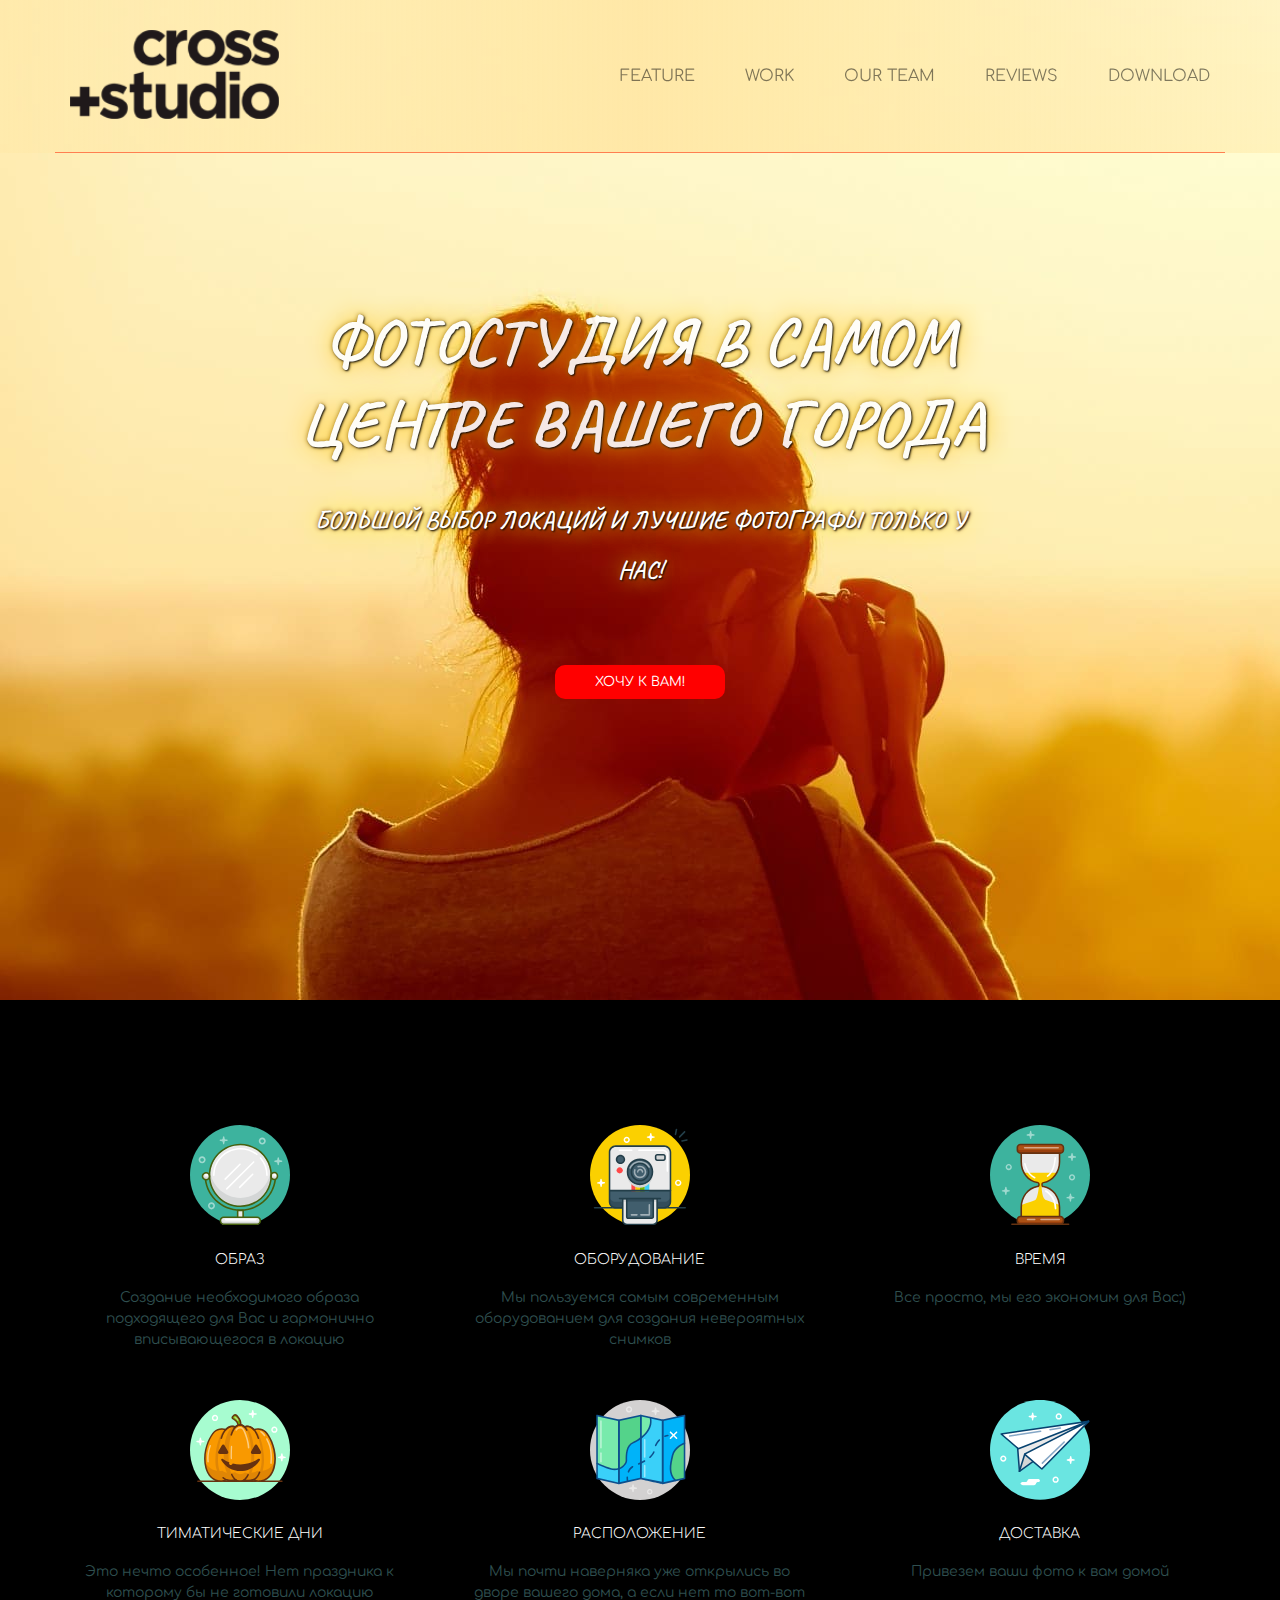
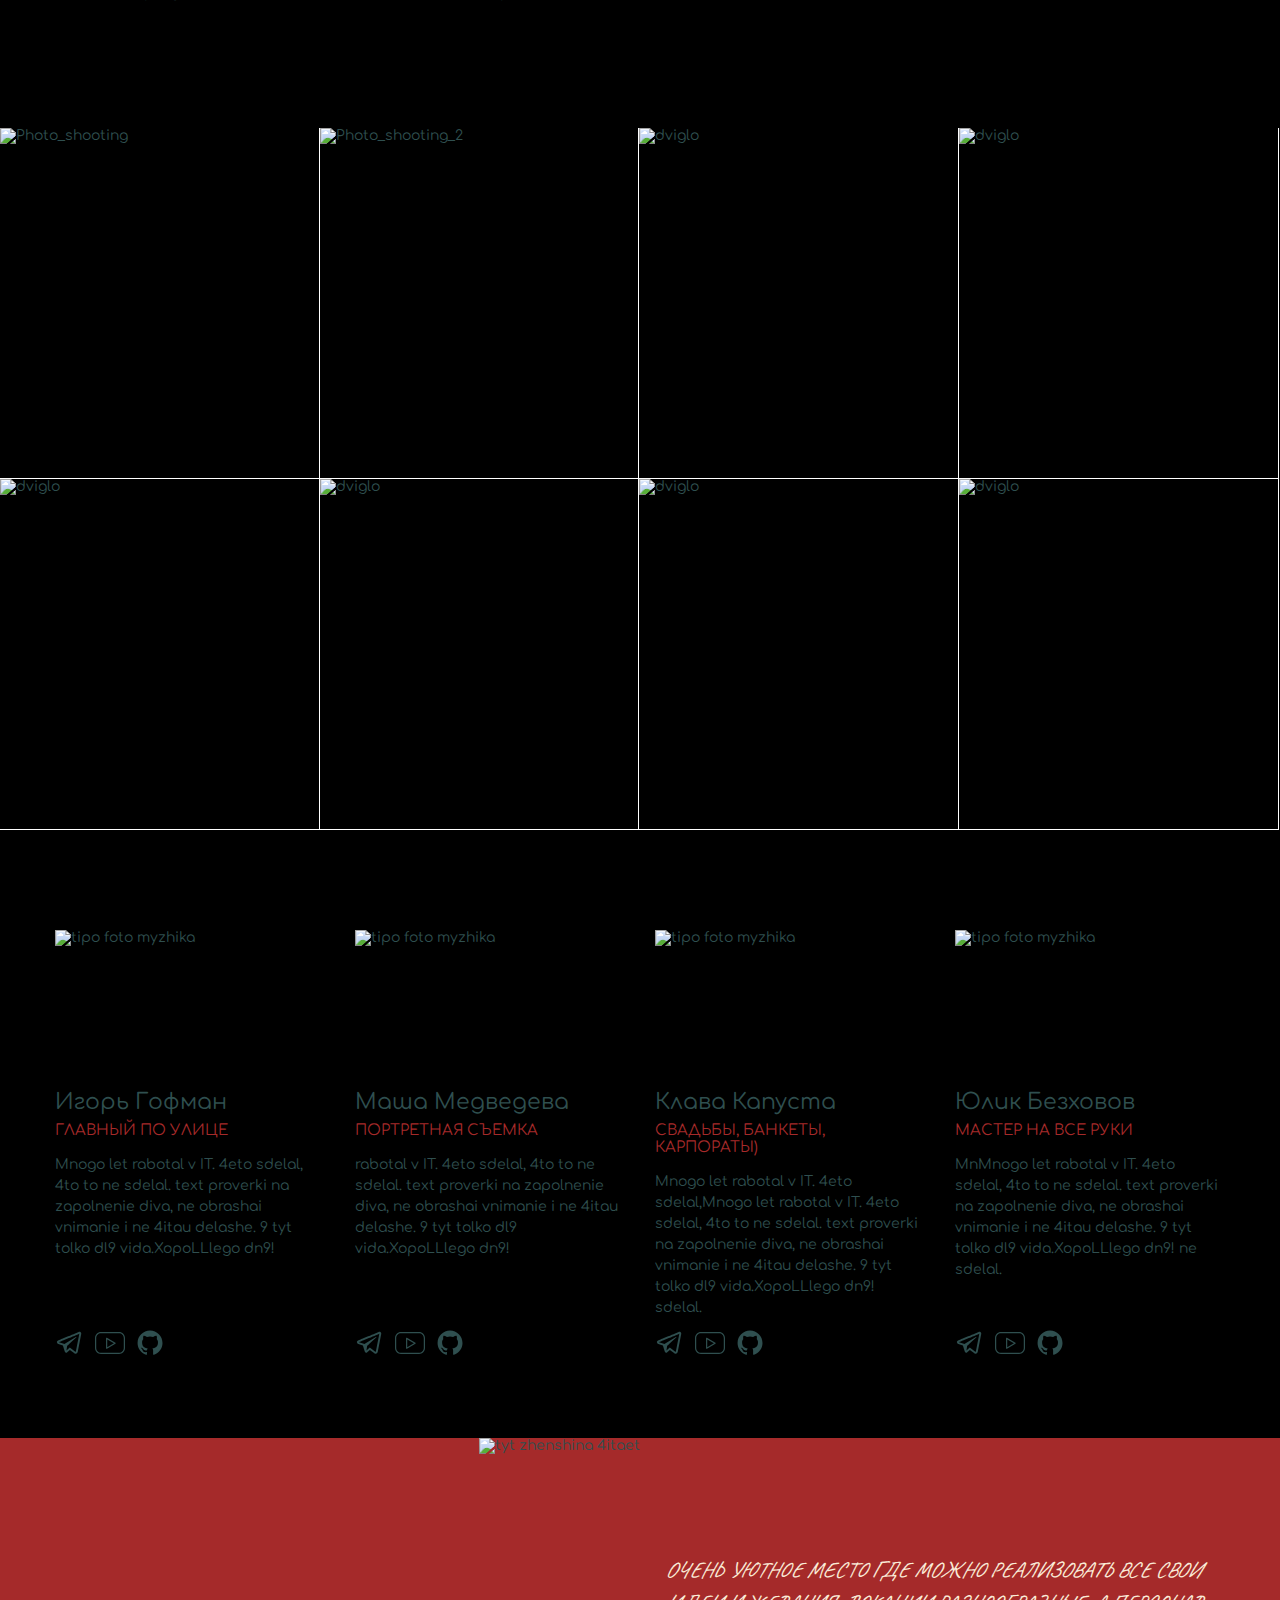
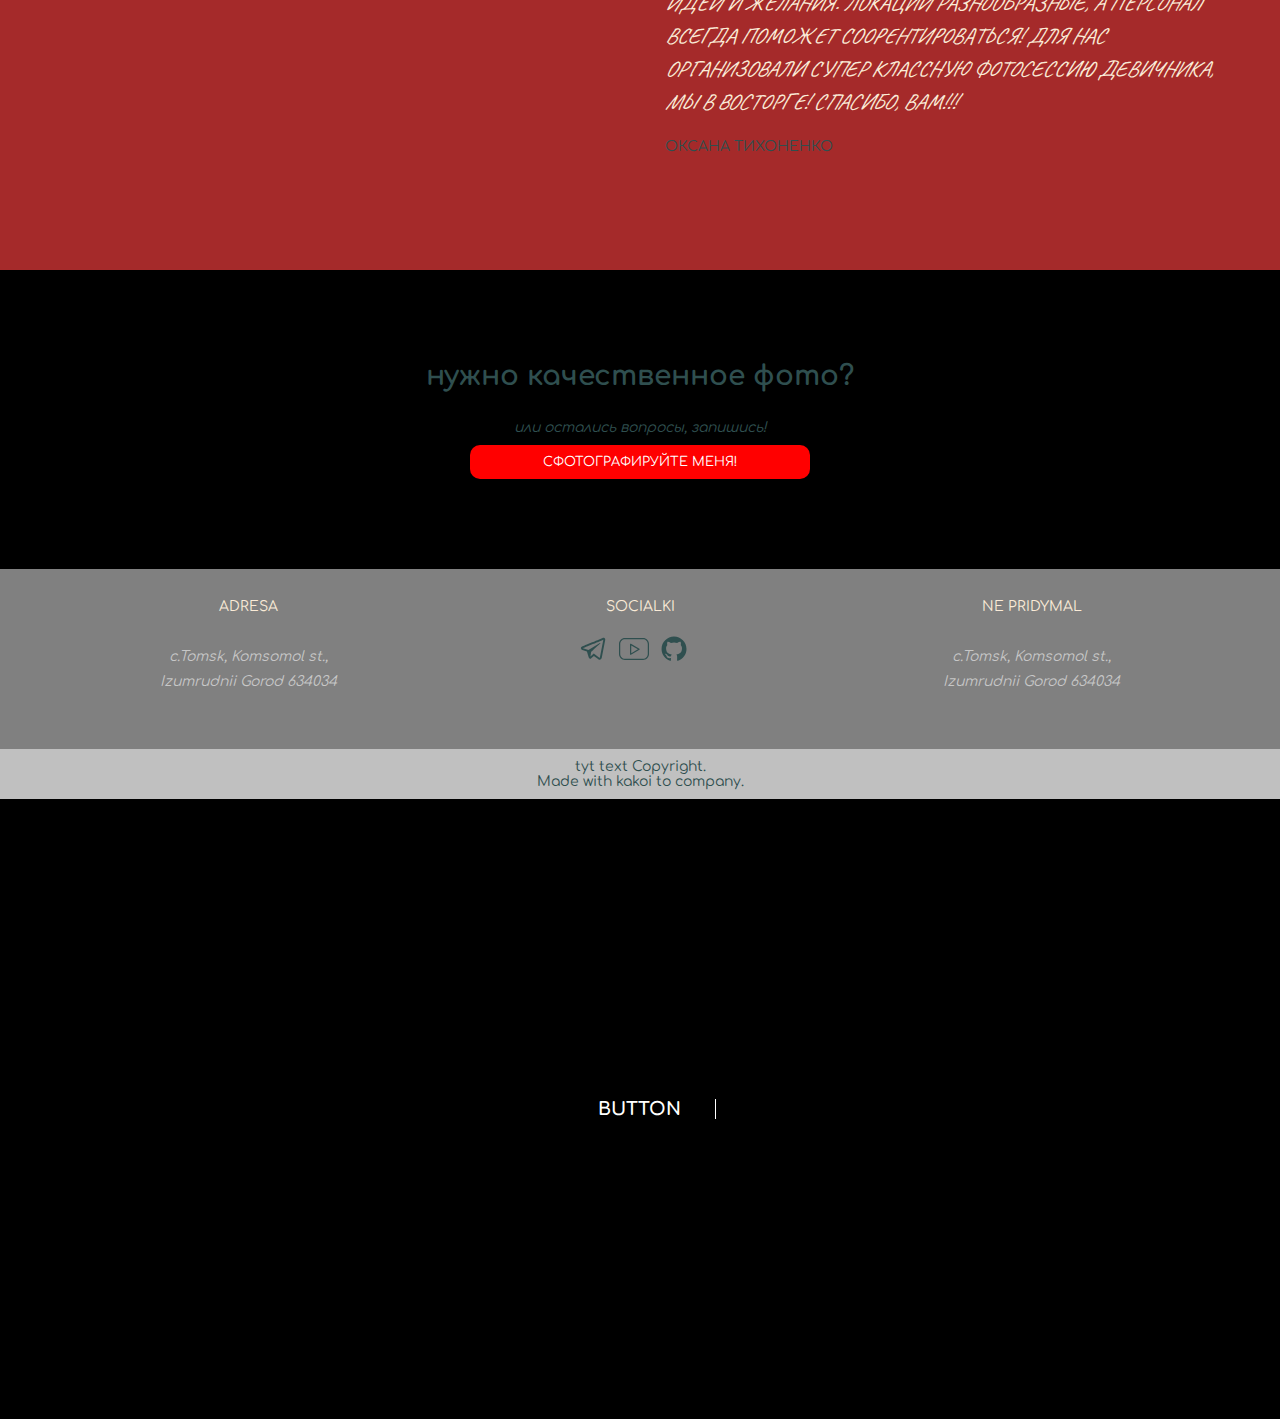
<file: index.html>
<!doctype html>
<html>

<head>
    <meta charset="utf-8">
    <link rel="preconnect" href="https://fonts.googleapis.com">
    <link rel="preconnect" href="https://fonts.gstatic.com" crossorigin>
    <link href="https://fonts.googleapis.com/css2?family=Caveat&family=Comfortaa:wght@700&display=swap"
        rel="stylesheet">
    <meta name="viewport" content="width=device-width initial-scale=1">
    <link rel="stylesheet" href="style.css/style.css">
    <title>Cross+Studio</title>

</head>
<!--"-->

<body>
    <!-- sprite -->
    <svg style="display:none">
        <g>
            <symbol id="telegram" viewBox="0 0 32 32">
                <path
                    d="M 26.070313 3.996094 C 25.734375 4.011719 25.417969 4.109375 25.136719 4.21875 L 25.132813 4.21875 C 24.847656 4.332031 23.492188 4.902344 21.433594 5.765625 C 19.375 6.632813 16.703125 7.757813 14.050781 8.875 C 8.753906 11.105469 3.546875 13.300781 3.546875 13.300781 L 3.609375 13.277344 C 3.609375 13.277344 3.25 13.394531 2.875 13.652344 C 2.683594 13.777344 2.472656 13.949219 2.289063 14.21875 C 2.105469 14.488281 1.957031 14.902344 2.011719 15.328125 C 2.101563 16.050781 2.570313 16.484375 2.90625 16.722656 C 3.246094 16.964844 3.570313 17.078125 3.570313 17.078125 L 3.578125 17.078125 L 8.460938 18.722656 C 8.679688 19.425781 9.949219 23.597656 10.253906 24.558594 C 10.433594 25.132813 10.609375 25.492188 10.828125 25.765625 C 10.933594 25.90625 11.058594 26.023438 11.207031 26.117188 C 11.265625 26.152344 11.328125 26.179688 11.390625 26.203125 C 11.410156 26.214844 11.429688 26.21875 11.453125 26.222656 L 11.402344 26.210938 C 11.417969 26.214844 11.429688 26.226563 11.441406 26.230469 C 11.480469 26.242188 11.507813 26.246094 11.558594 26.253906 C 12.332031 26.488281 12.953125 26.007813 12.953125 26.007813 L 12.988281 25.980469 L 15.871094 23.355469 L 20.703125 27.0625 L 20.8125 27.109375 C 21.820313 27.550781 22.839844 27.304688 23.378906 26.871094 C 23.921875 26.433594 24.132813 25.875 24.132813 25.875 L 24.167969 25.785156 L 27.902344 6.65625 C 28.007813 6.183594 28.035156 5.742188 27.917969 5.3125 C 27.800781 4.882813 27.5 4.480469 27.136719 4.265625 C 26.769531 4.046875 26.40625 3.980469 26.070313 3.996094 Z M 25.96875 6.046875 C 25.964844 6.109375 25.976563 6.101563 25.949219 6.222656 L 25.949219 6.234375 L 22.25 25.164063 C 22.234375 25.191406 22.207031 25.25 22.132813 25.308594 C 22.054688 25.371094 21.992188 25.410156 21.667969 25.28125 L 15.757813 20.75 L 12.1875 24.003906 L 12.9375 19.214844 C 12.9375 19.214844 22.195313 10.585938 22.59375 10.214844 C 22.992188 9.84375 22.859375 9.765625 22.859375 9.765625 C 22.886719 9.3125 22.257813 9.632813 22.257813 9.632813 L 10.082031 17.175781 L 10.078125 17.15625 L 4.242188 15.191406 L 4.242188 15.1875 C 4.238281 15.1875 4.230469 15.183594 4.226563 15.183594 C 4.230469 15.183594 4.257813 15.171875 4.257813 15.171875 L 4.289063 15.15625 L 4.320313 15.144531 C 4.320313 15.144531 9.53125 12.949219 14.828125 10.71875 C 17.480469 9.601563 20.152344 8.476563 22.207031 7.609375 C 24.261719 6.746094 25.78125 6.113281 25.867188 6.078125 C 25.949219 6.046875 25.910156 6.046875 25.96875 6.046875 Z" />
            </symbol>
            <symbol id="youtube" viewBox="0 0 49 49">
                <path
                    d="M39.256,6.5H9.744C4.371,6.5,0,10.885,0,16.274v16.451c0,5.39,4.371,9.774,9.744,9.774h29.512
                    c5.373,0,9.744-4.385,9.744-9.774V16.274C49,10.885,44.629,6.5,39.256,6.5z M47,32.726c0,4.287-3.474,7.774-7.744,7.774H9.744
                    C5.474,40.5,2,37.012,2,32.726V16.274C2,11.988,5.474,8.5,9.744,8.5h29.512c4.27,0,7.744,3.488,7.744,7.774V32.726z" />
                <path
                    d="M33.36,24.138l-13.855-8.115c-0.308-0.18-0.691-0.183-1.002-0.005S18,16.527,18,16.886v16.229
                    c0,0.358,0.192,0.69,0.502,0.868c0.154,0.088,0.326,0.132,0.498,0.132c0.175,0,0.349-0.046,0.505-0.137l13.855-8.113
                    c0.306-0.179,0.495-0.508,0.495-0.863S33.667,24.317,33.36,24.138z M20,31.37V18.63l10.876,6.371L20,31.37z" />
            </symbol>
            <symbol id="github" viewBox="0 0 24 24">
                <path
                    d="M12.026 2c-5.509 0-9.974 4.465-9.974 9.974 0 4.406 2.857 8.145 6.821 9.465.499.09.679-.217.679-.481 0-.237-.008-.865-.011-1.696-2.775.602-3.361-1.338-3.361-1.338-.452-1.152-1.107-1.459-1.107-1.459-.905-.619.069-.605.069-.605 1.002.07 1.527 1.028 1.527 1.028.89 1.524 2.336 1.084 2.902.829.091-.645.351-1.085.635-1.334-2.214-.251-4.542-1.107-4.542-4.93 0-1.087.389-1.979 1.024-2.675-.101-.253-.446-1.268.099-2.64 0 0 .837-.269 2.742 1.021a9.582 9.582 0 0 1 2.496-.336 9.554 9.554 0 0 1 2.496.336c1.906-1.291 2.742-1.021 2.742-1.021.545 1.372.203 2.387.099 2.64.64.696 1.024 1.587 1.024 2.675 0 3.833-2.33 4.675-4.552 4.922.355.308.675.916.675 1.846 0 1.334-.012 2.41-.012 2.737 0 .267.178.577.687.479C19.146 20.115 22 16.379 22 11.974 22 6.465 17.535 2 12.026 2z" />
            </symbol>

        </g>

    </svg>

    <!-- header -->
    <header class="header" id="jsHeader">
        <div class="container">
            <div class="header__inner">
                <div class="header__logo">
                    <img src="style.css/logo.png">
                </div>
                <nav class="nav">
                    <a data-goto=".features" class="nav__link" href="#">feature</a>
                    <a data-goto=".works" class="nav__link" href="#">work</a>
                    <a data-goto=".team" class="nav__link" href="#">Our team</a>
                    <a data-goto=".reviews" class="nav__link" href="#">reviews</a>
                    <a data-goto=".footer" class="nav__link" href="#">download</a>
                </nav>
                <button class="burger" type="button">
                    <span class="burger__item">menu</span>
                </button>
            </div>
        </div>
    </header>
    <a data-goto=".intro" class="button-circle arrow">
        <span class="arrow__item">top</span>
    </a>
    <!-- intro -->
    <section class="intro">
        <div class="container">
            <div class="intro__inner">
                <h1 class="intro__title">Фотостудия в самом центре вашего города</h1>
                <h2 class="intro__subtitle">большой выбор локаций и лучшие фотографы только у нас!</h2>
                <a class="btn btn--red" href="#">Хочу к вам!</a>
            </div>
        </div>
    </section>
    <!--feature-->
    <section class="features">
        <div class="container">
            <div class="features__inner">
                <div class="features__item">
                    <img class=features__icon src="style.css/img/df/mirror.svg" alt="std">
                    <h4 class="features__title">Образ</h4>
                    <div class="features__text">Создание необходимого образа подходящего для Вас и гармонично
                        вписывающегося в локацию</div>
                </div>
                <div class="features__item">
                    <img class=features__icon src="style.css/img/df/polaroid.svg" alt="std">
                    <h4 class="features__title">Оборудование</h4>
                    <div class="features__text">Мы пользуемся самым современным оборудованием для создания невероятных
                        снимков</div>
                </div>
                <div class="features__item">
                    <img class=features__icon src="style.css/img/df/hourglass.svg" alt="std">
                    <h4 class="features__title">Время</h4>
                    <div class="features__text">Все просто, мы его экономим для Вас;)</div>
                </div>
                <div class="features__item">
                    <img class=features__icon src="style.css/img/df/halloween.svg" alt="std">
                    <h4 class="features__title">Тиматические дни</h4>
                    <div class="features__text">Это нечто особенное! Нет праздника к которому бы не готовили локацию
                    </div>
                </div>
                <div class="features__item">
                    <img class=features__icon src="style.css/img/df/map.svg" alt="std">
                    <h4 class="features__title">Расположение</h4>
                    <div class="features__text">Мы почти наверняка уже открылись во дворе вашего дома, а если нет то
                        вот-вот</div>
                </div>
                <div class="features__item">
                    <img class=features__icon src="style.css/img/df/paper_plane.svg" alt="std">
                    <h4 class="features__title">Доставка</h4>
                    <div class="features__text">Привезем ваши фото к вам домой</div>
                </div>
            </div>
        </div>
    </section>
    <!-- works -->
    <section class="works">
        <!-- <div class="container"> -->

        <div class="works__item">
            <img class="works_img" data-src="style.css/img/Bez-imeni-1-1-1536x625.jpg" alt="Photo_shooting">
            <div class="works__content">
                <div class="works__title">Чистый лист</div>
                <div class="works__text">Вы в центре внимания! должно ли быть что-то важнее Вас?</div>
            </div>

        </div>
        <div class="works__item">
            <img class="works_img" data-src="style.css/img/galereya-slayder-0x0.jpg" alt="Photo_shooting_2">
            <div class="works__content">
                <div class="works__title">tak pa6otaut STD</div>
                <div class="works__text">ili ne pa6otayt</div>
            </div>

        </div>
        <div class="works__item">
            <img class="works_img" data-src="style.css/img/shapka-kudri-0x0.jpg" alt="dviglo">
            <div class="works__content">
                <div class="works__title">tak pa6otaut STD</div>
                <div class="works__text">ili ne pa6otayt</div>
            </div>

        </div>
        <div class="works__item">
            <img class="works_img" data-src="style.css/img/shapka-vanna-apartamenty-vesna-2020-0x0.jpg" alt="dviglo">
            <div class="works__content">
                <div class="works__title">tak pa6otaut STD</div>
                <div class="works__text">ili ne pa6otayt</div>
            </div>

        </div>
        <div class="works__item">
            <img class="works_img" data-src="style.css/img/skandi-slayder-0x0.jpg" alt="dviglo">
            <div class="works__content">
                <div class="works__title">tak pa6otaut STD</div>
                <div class="works__text">ili ne pa6otayt</div>
            </div>

        </div>
        <div class="works__item">
            <img class="works_img" data-src="style.css/img/skazka.jpg" alt="dviglo">
            <div class="works__content">
                <div class="works__title">tak pa6otaut STD</div>
                <div class="works__text">ili ne pa6otayt</div>
            </div>

        </div>
        <div class="works__item">
            <img class="works_img" data-src="style.css/img/Bez-imeni-1-1-1536x625.jpg" alt="dviglo">
            <div class="works__content">
                <div class="works__title">tak pa6otaut STD</div>
                <div class="works__text">ili ne pa6otayt</div>
            </div>

        </div>
        <div class="works__item">
            <img class="works_img" data-src="style.css/img/lf-vacancy.jpg" alt="dviglo">
            <div class="works__content">
                <div class="works__title">tak pa6otaut STD</div>
                <div class="works__text">ili ne pa6otayt</div>
            </div>


        </div>
        <!-- </div> -->
    </section>
    <!-- team -->
    <section class="team">
        <div class="container">
            <div class="team__inner">
                <div class="team__item">

                    <img class="team__foto" data-src="style.css/img/12.jpg" alt="tipo foto myzhika">
                    <div class="team__name">Игорь Гофман</div>
                    <div class="team__proof"> Главный по улице</div>
                    <div class="team__text">Mnogo let rabotal v IT. 4eto sdelal, 4to to ne sdelal. text proverki na
                        zapolnenie diva, ne obrashai vnimanie i ne 4itau delashe. 9 tyt tolko dl9 vida.XopoLLlego dn9!
                    </div>
                    <div class="team__social">
                        <a class="social__item _blue" href="#" target="blank">
                            <svg class="social__logo">
                                <use xlink:href="#telegram">tyt</use>
                            </svg>
                        </a>
                        <a class="social__item _red" href="#" target="blank">
                            <svg class="social__logo">
                                <use xlink:href="#youtube">tyt</use>
                            </svg>
                        </a>
                        <a class="social__item _indigo" href="#" target="blank">
                            <svg class="social__logo">
                                <use xlink:href="#github">tyt</use>
                            </svg>
                        </a>

                    </div>

                </div>

                <div class="team__item">
                    <img class="team__foto" data-src="style.css/img/fotograf-gde-uchitsya-v-chehii.jpg"
                        alt="tipo foto myzhika">
                    <div class="team__name">Маша Медведева</div>
                    <div class="team__proof"> Портретная Съемка</div>
                    <div class="team__text"> rabotal v IT. 4eto sdelal, 4to to ne sdelal. text proverki na zapolnenie
                        diva, ne obrashai vnimanie i ne 4itau delashe. 9 tyt tolko dl9 vida.XopoLLlego dn9!</div>
                    <div class="team__social">
                        <a class="social__item _blue" href="#" target="blank">
                            <svg class="social__logo">
                                <use xlink:href="#telegram">tyt</use>
                            </svg>
                        </a>
                        <a class="social__item _red" href="#" target="blank">
                            <svg class="social__logo">
                                <use xlink:href="#youtube">tyt</use>
                            </svg>
                        </a>
                        <a class="social__item _indigo" href="#" target="blank">
                            <svg class="social__logo">
                                <use xlink:href="#github">tyt</use>
                            </svg>
                        </a>
                    </div>

                </div>
                <div class="team__item">
                    <img class="team__foto" data-src="style.css/img/kak_zarabotat_fotografy-thumb1.jpg"
                        alt="tipo foto myzhika">
                    <div class="team__name">Клава Капуста</div>
                    <div class="team__proof"> Свадьбы, банкеты, карпораты)</div>
                    <div class="team__text">Mnogo let rabotal v IT. 4eto sdelal,Mnogo let rabotal v IT. 4eto sdelal, 4to
                        to ne sdelal. text proverki na zapolnenie diva, ne obrashai vnimanie i ne 4itau delashe. 9 tyt
                        tolko dl9 vida.XopoLLlego dn9! sdelal.</div>
                    <div class="team__social">
                        <a class="social__item _blue" href="#" target="blank">
                            <svg class="social__logo">
                                <use xlink:href="#telegram">tyt</use>
                            </svg>
                        </a>
                        <a class="social__item _red" href="#" target="blank">
                            <svg class="social__logo">
                                <use xlink:href="#youtube">tyt</use>
                            </svg>
                        </a>
                        <a class="social__item _indigo" href="#" target="blank">
                            <svg class="social__logo">
                                <use xlink:href="#github">tyt</use>
                            </svg>
                        </a>
                    </div>

                </div>
                <div class="team__item">
                    <img class="team__foto" data-src="style.css/img/96.jpg" alt="tipo foto myzhika">
                    <div class="team__name">Юлик Безховов</div>
                    <div class="team__proof"> Мастер на все руки</div>
                    <div class="team__text">MnMnogo let rabotal v IT. 4eto sdelal, 4to to ne sdelal. text proverki na
                        zapolnenie diva, ne obrashai vnimanie i ne 4itau delashe. 9 tyt tolko dl9 vida.XopoLLlego dn9!
                        ne sdelal.</div>
                    <div class="team__social">
                        <a class="social__item _blue" href="#" target="blank">
                            <svg class="social__logo">
                                <use xlink:href="#telegram">tyt</use>
                            </svg>
                        </a>
                        <a class="social__item _red" href="#" target="blank">
                            <svg class="social__logo">
                                <use xlink:href="#youtube">tyt</use>
                            </svg>
                        </a>
                        <a class="social__item _indigo" href="#" target="blank">
                            <svg class="social__logo">
                                <use xlink:href="#github">tyt</use>
                            </svg>
                        </a>

                    </div>
                </div>
            </div>
        </div>
    </section>
    <!-- reviews -->
    <section class="reviews">
        <div class="container">
            <div class="reviews__inner">
                <div class="reviews__photo">
                    <img class="reviews__img" data-src="style.css/img/devichnik-shapka-0x0.jpg"
                        alt="tyt zhenshina 4itaet">
                </div>
                <div class="reviews__content">
                    <div class="comment">Очень уютное место где можно реализовать все свои идеи и желания. Локации
                        разнообразные, а персонал всегда поможет соорентироваться! Для нас организовали супер классную
                        фотосессию девичника, мы в восторге! Спасибо, вам!!!</div>
                    <div class="comment__author">Оксана Тихоненко</div>
                </div>
            </div>
        </div>
    </section>
    <!-- download -->
    <section class="download">
        <div class="container">
            <h3 class="download__title">нужно качественное фото?</h3>
            <div class="download__text"> или остались вопросы, запишись!</div>
            <a class="btn btn--red btn__long" href="#">Сфотографируйте меня!</a>
        </div>
    </section>
    <!-- footer -->
    <footer class="footer">
        <div class="container">

            <div class="footer__inner">
                <div class="footer__contacts">
                    <div class="footer__title"> Adresa</div>
                    <address class="footer__adress">
                        <div> c.Tomsk, Komsomol st.,</div>
                        <div>Izumrudnii Gorod 634034</div>
                    </address>
                </div>
                <div class="footer__contacts">
                    <div class="footer__title"> Socialki</div>
                    <div class="social social--footer">
                        <a class="social__item" href="#" target="blank">
                            <svg class="social__logo _blue">
                                <use xlink:href="#telegram">tyt</use>
                            </svg>
                        </a>
                        <a class="social__item" href="#" target="blank">
                            <svg class="social__logo _red">
                                <use xlink:href="#youtube">tyt</use>
                            </svg>
                        </a>
                        <a class="social__item" href="#" target="blank">
                            <svg class="social__logo _indigo">
                                <use xlink:href="#github">tyt</use>
                            </svg>
                        </a>
                    </div>
                </div>
                <div class="footer__contacts">
                    <div class="footer__title"> Ne pridymal</div>
                    <address class="footer__adress">
                        <div> c.Tomsk, Komsomol st.,</div>
                        <div>Izumrudnii Gorod 634034</div>
                    </address>
                </div>
            </div>
        </div>
        <div class="footer__copyright">
            <div class="copyright">
                tyt text Copyright.
                <div> Made with kakoi to company.</div>
            </div>
        </div>
    </footer>
    <!-- button -->
    <div class="conta1ner">
        <a href="#">
            <span>BUTTON</span>
            <span>BUTTON</span>
        </a>
    </div>
    <!-- js -->
    <script src="style.css/jsbasic/lazy-load.js"></script>
    <script src="style.css/jsbasic/nav-smoothly.js"></script>
    <script src="style.css/jsbasic/burger-animation.js"></script>
    <script src="style.css/jsbasic/header-hidden.js"></script>
    <script src="style.css/jsbasic/progress-bar.js"></script>
</body>

</html>
</file>
<file: style.css/style.css>
body {
    font-size: 14px;
    color: darkslategray;
    margin: 0;
    background-color: black;
    -webkit-font-smoothing: antialiased;
    font-family: "Comfortaa";
    box-sizing: border-box;
}

body._hidden {
    overflow: hidden;
}

*:before,
*:after {
    box-sizing: border-box;
}

/*Container**********************************/

.container {
    width: 100%;
    max-width: 1200px;
    padding: 0 15px;
    margin: 0 auto;
    box-sizing: border-box;
}

/*header*************************************/

.header {
    position: fixed;
    top: 0px;
    left: 0px;
    z-index: 1000;
    width: 100%;
    transition: transform 0.3s;
    background: -moz-linear-gradient(
        90deg,
        rgba(255, 232, 167, 0.5) 0%,
        rgba(255, 232, 167, 1) 50%,
        rgba(255, 232, 167, 0.5) 100%
    );
    background: -webkit-linear-gradient(
        90deg,
        rgba(255, 232, 167, 0.5) 0%,
        rgba(255, 232, 167, 1) 50%,
        rgba(255, 232, 167, 0.5) 100%
    );
    background: linear-gradient(
        90deg,
        rgba(255, 232, 167, 0.5) 0%,
        rgba(255, 232, 167, 1) 50%,
        rgba(255, 232, 167, 0.5) 100%
    );
}

.header__inner {
    display: flex;
    padding: 30px 15px;
    justify-content: space-between;
    border-bottom: 1px solid coral;
    align-items: center;
}

.header_hidden {
    transform: translateY(-160px);
    transition: transform 0.3s;
}

.header__logo img {
    transition: height 0.1s;
    height: 89px;
}

.header._shrink {
    position: fixed;
}

.header._shrink .header__inner {
    border-bottom: 0;
}

.header__logo._shrink img {
    transition: height 0.3s;
    height: 20px;
}

/*Nav***************************************/

.nav {
    display: flex;
    font-size: 16px;
    font-weight: 500px;
    text-transform: uppercase;
}

.nav__link {
    color: black;
    text-decoration: none;
    opacity: 0.5;
    margin-left: 50px;
    font-family: "Comfortaa";
}

.nav__link.active {
    opacity: 1;
}

.nav__link:first-child {
    margin-left: 0px;
}

.nav__link:hover {
    opacity: 1;
    transition: opacity 0.3s linear;
}

/* intro*********************************************** */

.intro {
    display: flex;
    flex-direction: column;
    justify-content: center;
    height: 1000px;
    /* padding-top: 150px; */
    text-align: center;
    background: url("img/17.jpg");
}

.intro__title {
    margin: 0 0 30px;
    font-size: 65px;
    font-family: "Caveat";
    font-weight: 700;
    text-transform: uppercase;
    text-align: center;
    opacity: 0.9;
    color: white;
    text-shadow: 1px 1px 2px black, 0 0 25px rgb(255, 196, 0),
        0 0 5px rgb(139, 90, 0);
}

.intro__inner {
    max-width: 700px;
    width: 100%;
    margin: 0 auto;
}

.intro__subtitle {
    font-size: 25px;
    font-family: "Caveat";
    color: white;
    text-shadow: 1px 1px 2px black, 0 0 25px rgb(255, 251, 0),
        0 0 5px rgb(139, 44, 0);
    font-weight: 600;
    line-height: 50px;
    text-transform: uppercase;
    text-align: center;
    margin-bottom: 70px;
}

/***************** button**********************************/

.btn {
    display: inline-flex;
    vertical-align: top;
    font-size: 13px;
    color: #fff;
    text-transform: uppercase;
    font-weight: 400;
    text-decoration: none;
    padding: 10px 40px;
    border-radius: 10px;
    transition: background 0.5s linear;
    font-family: "Comfortaa";
    justify-content: center;
}

.btn--red {
    background-color: red;
}

.btn--red:hover {
    background-color: dimgray;
}

.btn__long {
    min-width: 260px;
}

/* button-circle***************************************************** */

.button-circle {
    opacity: 0;
    position: fixed;
    width: 75px;
    height: 75px;
    border-radius: 50%;
    background-color: rgb(0, 0, 0);
    bottom: 5%;
    filter: drop-shadow(0 0 10px rgb(0, 0, 0));
    right: 5%;
    z-index: 10;

    /* background-blend-mode: color; */
    transition: background 0.5s linear, opacity 0.3s linear;

    background: radial-gradient(closest-side, white 79%, transparent 80% 100%),
        conic-gradient(hotpink 0%, pink 0);
}

.button-circle.active {
    opacity: 1;
    transition: opacity 0.3s linear;
    cursor: pointer;
}

.arrow {
    transform: rotate(90deg);
    display: flex;
    justify-content: center;
    align-items: center;
}

.arrow__item {
    display: block;
    width: 30px;
    height: 4px;
    font-size: 0%;
    color: transparent;
    position: relative;
    background-color: rgb(0, 179, 255);
    border-radius: 5px;
}

.arrow__item:before,
.arrow__item:after {
    content: "";
    width: 70%;
    height: 100%;
    position: absolute;
    /* left: 0%; */
    left: -20%;
    z-index: 1;
    background-color: rgb(24, 191, 210);
    border-radius: 5px;
}
.arrow__item::before {
    transform: rotate(-30deg);
    top: -100%;
    /* top: -6px; */
}

.arrow__item::after {
    transform: rotate(30deg);
    bottom: -116%;
    /* bottom: -6px; */
}

/* features***************************************************** */

.features {
    display: flex;
    flex-wrap: wrap;
    margin: 100px 0;
}

.features__inner {
    display: flex;
    flex-wrap: wrap;
    margin: 0 -15px;
}

.features__item {
    width: 33.33333%;
    text-align: center;
    padding: 0 0px;
    margin: 25px 0;
}

.features__icon {
    margin-bottom: 5px;
    height: 100px;
    width: 100px;
}

.features__title {
    color: white;
    font-size: 14px;
    font-weight: 200;
    text-transform: uppercase;
    margin-bottom: 20px;
}

.features__text {
    font-size: 14px;
    line-height: 1.5;
    padding: 0 30px;
}

/* works**************************************************************************** */

.works {
    display: flex;
    flex-wrap: wrap;
    /*razreshaet perenos na nov stroky*/
    width: 100%;
    box-sizing: border-box;
}

.works__item {
    width: 24.9%;
    position: relative;
    overflow: hidden;
    height: 350px;
    border-bottom: 1px solid #fff;
    /*granica m/y kartinkami NIZ*/
    border-right: 1px solid #fff;
    /*granica right*/
}

.works_img {
    /* position: absolute;
	top: 50%;
	left: 50%;
	z-index: 1;
	transform: translate3d(-50%, -50%, 0);
	object-fit: cover; */
    width: 100%;
    height: 100%;
    position: absolute;
    object-fit: cover;
}

.works__content {
    position: absolute;
    display: flex;
    flex-direction: column;
    /*posle display:flex elementi idyt v r9d, 4tob sdelat' stolbikom*/
    justify-content: center;
    /*viravnivaem po vertikali text*/
    top: 0%;
    left: 0%;
    z-index: 2;
    width: 100%;
    height: 100%;
    background-color: rgba(232, 69, 69, 0.568);
    /*v konce idet prozra4nost'*/
    opacity: 0;
    /*skrit' poka net kyrsora*/
    text-align: center;
    /*viravnivaem po gorizonty*/
    transition: 0.2s linear;
    /*tyt vrem9 po9vleni9 i function*/
}

.works__item:hover .works__content {
    opacity: 1;
    /*tyt po9vl9ets9 kyrsor*/
    /* transition: 0.2s linear; */
}

.works__title {
    margin-bottom: 5px;
    /*otstyp s niz*/
    font-size: 14px;
    font-weight: 700;
    color: silver;
    text-transform: uppercase;
}

.works__text {
    margin-bottom: 1px;
    font-size: 14px;
    margin: 0 10px 10px 0;
}

/* team ************************************************************/

.team {
    margin: 100px 0 70px;
}

.team__inner {
    display: flex;
    flex-wrap: wrap;
    margin: 0 -15px;
    justify-content: center;
}

.team__item {
    width: 25%;
    padding: 0 15px;
    margin: 0 0 10px 0;
    overflow: hidden;
    position: relative;
    font-size: 14px;
    color: darkslategray;
    margin: 0;
    background-color: black;
    /* -webkit-font-smoothing:antialiased; */
    box-sizing: border-box;
    display: flex;
    flex-direction: column;
}

.team__foto {
    display: block;
    max-width: 100%;
    height: 150px;
    margin-bottom: 10px;
    object-fit: cover;
}

.team__name {
    font-size: 22px;
    margin-bottom: 8px;
}

.team__proof {
    text-transform: uppercase;
    font-size: 15px;
    color: brown;
    margin-bottom: 15px;
}

.team__text {
    line-height: 1.5;
    margin-bottom: 10px;
}

/* Social***************************** */

.team__social {
    display: flex;
    margin: 10px 0px;
    width: 100%;
    margin-top: auto;
    /*!!!!!nado 4itat'*/
}

.social--footer {
    justify-content: center;
    margin-right: 2px;
    display: flex;
}

.social__item {
    display: flex;
    justify-content: center;
    align-items: center;
    width: 30px;
    height: 30px;
    margin-right: 10px;
    fill: darkslategray;
}

.social__item {
    transition: all 0.3s ease-in-out;
}

.social__logo {
    width: 100%;
    height: 100%;
}

.social__item:hover {
    transform: scale(1.3);
}

._red:hover {
    fill: #ff0000;
}

._blue:hover {
    fill: #0a66c2;
}

._indigo:hover {
    fill: #c32aa3;
}

/* reviews********************************************* */

.reviews {
    background: brown;
    overflow: hidden;
}

.reviews__inner {
    display: flex;
    flex-wrap: wrap;
}

.reviews__photo {
    width: 50%;
    position: relative;
    height: 432px;
}

.reviews__img {
    position: absolute;
    right: 0;
    z-index: 0;
    top: 0;
    /* top: 50%;
		/* transform:translateY(-50%); <!-- centrovka po centru --> */
}

.reviews__content {
    display: flex;
    flex-direction: column;
    justify-content: center;
    width: 50%;
    text-transform: uppercase;
    z-index: 1;
    /* padding-left: 10px; */
}

.comment {
    font-family: "Trebuchet MS", "Lucida Sans Unicode", "Lucida Grande",
        "Lucida Sans", Arial, sans-serif;
    font-size: 22px;
    color: antiquewhite;
    font-style: italic;
    /*naklon bykv*/
    line-height: 1.5;
    /*rassto9nie m/y strok*/
    margin-left: 25px;
    margin-bottom: 20px;
    font-family: "Caveat";
}

.comment__author {
    margin-left: 25px;
}

/*download*********************************/

.download {
    margin: 90px 0;
    text-align: center;
}

.download__title {
    font-size: 28px;
    font-weight: 700;
}

.download__text {
    margin-bottom: 10px;
    font-style: italic;
}

/* footer*********************************** */

.social__item {
    /* mb width more>???./> */
}

.footer {
    background: grey;
}

.footer__inner {
    display: flex;
    justify-content: space-between;
    flex-wrap: wrap;
    padding: 30px 0;
}

.footer__contacts {
    width: 33%;
    justify-content: center;
    text-align: center;
    height: 120px;
}

.footer__title {
    text-transform: uppercase;
    padding-bottom: 20px;
    color: antiquewhite;
}

.footer__adress {
    color: rgba(255, 255, 255, 0.568);
    font-size: 14px;
    line-height: 1.8;
    margin-top: 10px;
}

.footer__copyright {
    background-color: silver;
    display: flex;
    text-align: center;
    justify-content: center;
}

.copyright {
    margin: 10px 0;
}

/* burger******************************** */

.burger {
    position: relative;
    display: none;
    cursor: pointer;
    background: none;
    border: none;
    padding: 9px 2px;
}

.burger__item {
    display: block;
    width: 30px;
    height: 4px;
    font-size: 0%;
    color: transparent;
    position: relative;
    background-color: black;
}

.burger__item:before,
.burger__item:after {
    content: "";
    width: 100%;
    height: 100%;
    position: absolute;
    left: 0%;
    z-index: 1;
    background-color: black;
}

.burger__item:before {
    top: -8px;
}

.burger__item:after {
    bottom: -8px;
}

/* Animation******************************** ***********************************/

/* ANIMATION Burger-background */

@keyframes bubble-animation {
    0% {
        width: 10px;
        height: 10px;
        border-radius: 9999999999px;
    }
    10% {
        width: 100px;
        height: 100px;
    }
    20% {
        width: 150px;
        height: 150px;
        border-top-right-radius: 9999999px;
    }
    /* 30% {
        width: 200px;
        height: 200px;
    }
    45% {
        width: 300px;
        height: 300px;
    }
    60% {
        width: 450px;
        height: 450px;
    }
    75% {
        width: 500px;
        height: 500px;   
    } */
    80% {
        width: 575px;
        height: 575px;
    }
    85% {
        width: 800px;
        height: 700px;
        border-top-left-radius: 999999999999999999px;
    }
    100% {
        width: 30000px;
        height: 3000px;
        /* border-bottom-right-radius: 9999999999999999px; */
        border-radius: 0;
    }
    /* 100% {
        width: 100%;
        height: 100%;
        border-radius: 0;   
    } */
}

@keyframes not-bubble-animation {
    0% {
        width: 3000px;
        height: 3000px;
        background-color: rgb(255, 232, 167);
    }
    50% {
        width: 550px;
        height: 550px;
    }
    100% {
        width: 0;
        height: 0;
        background-color: rgba(255, 255, 255, 0);
    }
}

/* bureger line rotate */

.burger__item:before,
.burger__item:after,
.burger__item {
    transition: transform 0.2s ease;
}

._active .burger__item:before,
._active .burger__item:after,
._active .burger__item {
    transform: rotate(180deg);
    border-radius: 2px;
}

._active .burger__item:before,
._active .burger__item:after {
    width: 16px;
    left: 15px;
}

._active .burger__item::before {
    transform: rotate(45deg);
    top: -6px;
}

._active .burger__item::after {
    transform: rotate(315deg);
    bottom: -6px;
}

/**media******************************************************************************/

@media (max-width: 1200px) {
    .nav__link {
        margin-left: 35px;
    }
}

@media (max-width: 900px) {
    .header::before {
        content: "";
        top: 0;
        right: 0;
        display: block;
        position: absolute;
        width: 0;
        height: 0;
        background-color: rgba(255, 0, 0, 0);
        border-bottom-left-radius: 999999px;
        animation: not-bubble-animation 0.2s both linear;
        transition: 9.2s;
    }

    .header._active {
        height: 100%;
        background: transparent;
    }

    .header._active::before {
        content: "";
        top: 0;
        right: 0;
        display: block;
        position: absolute;
        width: 0;
        height: 0;
        background-color: rgba(255, 232, 167, 0.712);
        /* border-bottom-left-radius: 999999px; */
        animation: bubble-animation 0.4s both linear;
        transition: 1.2s;
        backdrop-filter: blur(10px);
        -webkit-backdrop-filter: blur(10px);
    }

    .nav._active {
        position: absolute;
        display: flex;
        flex-direction: column;
        top: 50%;
        left: 50%;
        transform: translate(-50%, -50%);
        line-height: 40px;
    }

    .nav__link {
        display: flex;
        margin: 0 0 35px 0;
        padding: 0 10px 0 10px;
        font-size: 40px;
        overflow: hidden;
        white-space: nowrap;
        animation: animated-text 0.3s linear 0.3s 1 normal both,
            animated-border 0.2s linear 0.3s normal both;
    }

    .nav__link:nth-child(2n) {
        flex-direction: row-reverse;
        border-left: 1px solid black;
    }

    .nav__link:nth-child(2n + 1) {
        flex-direction: row;
        border-right: 1px solid black;
    }

    @keyframes animated-text {
        0% {
            width: 0;
            padding: 0;
        }

        100% {
            width: 322px;
        }
    }

    @keyframes animated-border {
        0% {
            border-color: transparent;
        }

        100% {
            border-color: black;
        }
    }

    .nav {
        display: none;
    }

    .intro__title {
        font-size: 35px;
    }

    .burger {
        display: block;
    }

    .intro__subtitle {
        font-size: 16px;
        margin-bottom: 30px;
    }

    /* feature*********************** */
    .features__item {
        width: 49%;
    }

    .team {
        margin: 50px 0 20px;
    }

    .team__item {
        width: 50%;
        text-align: center;
        margin-bottom: 20px;
    }

    .team__inner {
        align-items: flex-start;
        justify-content: center;
    }

    .team__foto {
        margin-left: auto;
        margin-right: auto;
    }

    .social {
        justify-content: center;
    }

    .reviews__inner {
        width: 100%;
        object-fit: cover;
    }

    .reviews__photo {
        width: 100%;
    }

    .container {
        width: 100%;
    }

    .reviews {
        background: brown;
    }

    .reviews__content {
        width: 100%;
        margin-left: 5px;
        text-align: left;
        margin-top: 30px;
        margin-bottom: 20px;
    }

    .comment__author {
        margin-left: 5px;
    }

    .comment {
        margin-left: 5px;
    }

    .kto {
        margin-left: 4px;
    }

    .reviews__img {
        min-width: 899px;
        right: -15px;
        height: 450px;
    }
}

@media (max-width: 986px) {
    .works__item {
        width: 49.7%;
    }
}

@media (max-width: 768px) {
    .intro {
        height: auto;
        padding: 200px 0;
    }

    .intro__inner {
        padding-top: 30px;
    }

    .intro__title {
        padding-bottom: 40px;
    }

    .intro__subtitle {
        padding-bottom: 10px;
    }

    /* feature*********************** */
    .features__item {
        width: 99.9%;
        padding-left: 0%;
        padding-right: 0%;
    }

    .features {
        margin: 30px 0;
    }

    /*works ******************** */
    .works__item {
        width: 99%;
        height: 250px;
    }

    .works__inner {
        justify-content: center;
        text-align: center;
    }

    .team__inner {
        align-items: flex-start;
        justify-content: center;
    }

    /* reviews **********************/
    .reviews {
        width: 100%;
    }

    .reviews__img {
        min-width: 767px;
    }

    .footer__title {
        padding-bottom: 5px;
    }
    .footer__contacts {
        height: auto;
        padding: 10px 0;
        width: 100%;
        margin: 10px 0;
    }
    .footer__inner {
        padding: 0;
    }
    .social__item {
        margin: 0 10px;
    }
    .download {
        /* margin: 30px 0; */
    }
    .btn__long {
        min-width: 200px;
    }
}

@media (max-width: 768px) {
    .team__item {
        width: 100%;
    }
    .download__text {
        margin-bottom: 77px;
    }
    /* nav__link */
    .nav {
        position: fixed;
        flex-direction: column;
    }
    .nav__link {
        opacity: 1;
    }
    .nav__link.active {
        color: beige;
    }
}

@media (max-width: 375px) {
    .reviews__img {
        right: -20px;
    }
    /*works ******************** */
    .works__item {
        width: 100%;
        height: 250px;
    }
    .intro {
        padding: 135px 0 24px;
    }
}

.conta1ner {
    position: relative;
    display: flex;
    justify-content: center;
    margin: 300px 0;
}

.conta1ner a {
    display: flex;
    text-align: center;
    flex-direction: column;
    align-items: center;
    width: 150px;
    height: 20px;
    background-color: rgb(0, 0, 0);
    color: #fff;
    text-decoration: none;
    overflow: hidden;
    line-height: 20px;
    font-size: 18px;
    font-weight: 700;
    border-right: 1px solid white;
}

.conta1ner a span {
    position: relative;
    display: block;
    width: 100%;
    height: 100%;
    z-index: 5;
    transition: 0s cubic-bezier(0, 0, 0.2, 1);
}

.conta1ner a span:nth-child(2) {
    opacity: 0;
    filter: opacity(0%);
}

.conta1ner a:hover span {
    transition: 0.3s ease-in;
    filter: blur(10px);
    filter: opacity(0%);
    opacity: 0;
    transform: translateY(-100%);
    animation: mouse-out 0.45s;
    animation-timing-function: linear;
}

.conta1ner a:hover span:nth-child(2) {
    opacity: 1;
    filter: opacity(100%);
}

@keyframes mouse-out {
    0% {
        opacity: 0;
    }
    50% {
        opacity: 0.05;
    }
    75% {
        opacity: 0.1;
    }
    85% {
        opacity: 0.35;
    }
    100% {
        opacity: 0.9;
    }
}
</file>
